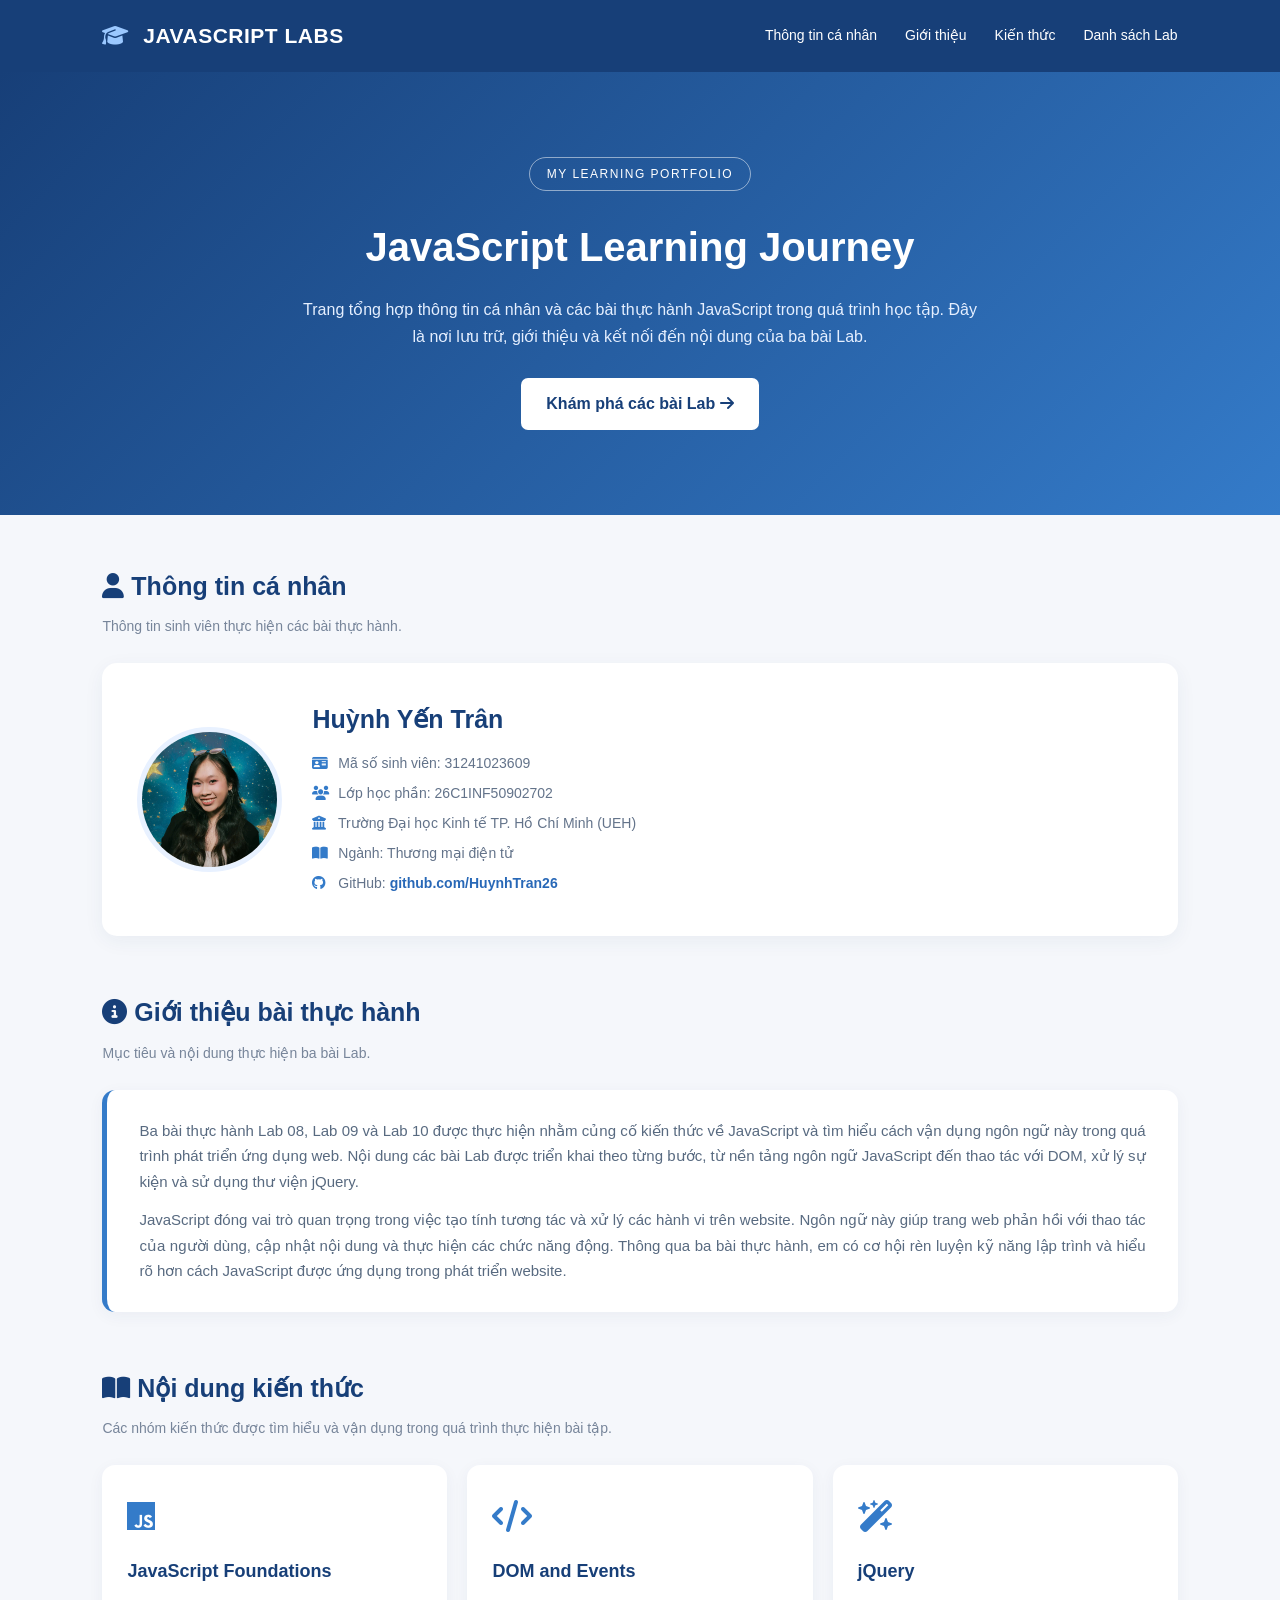
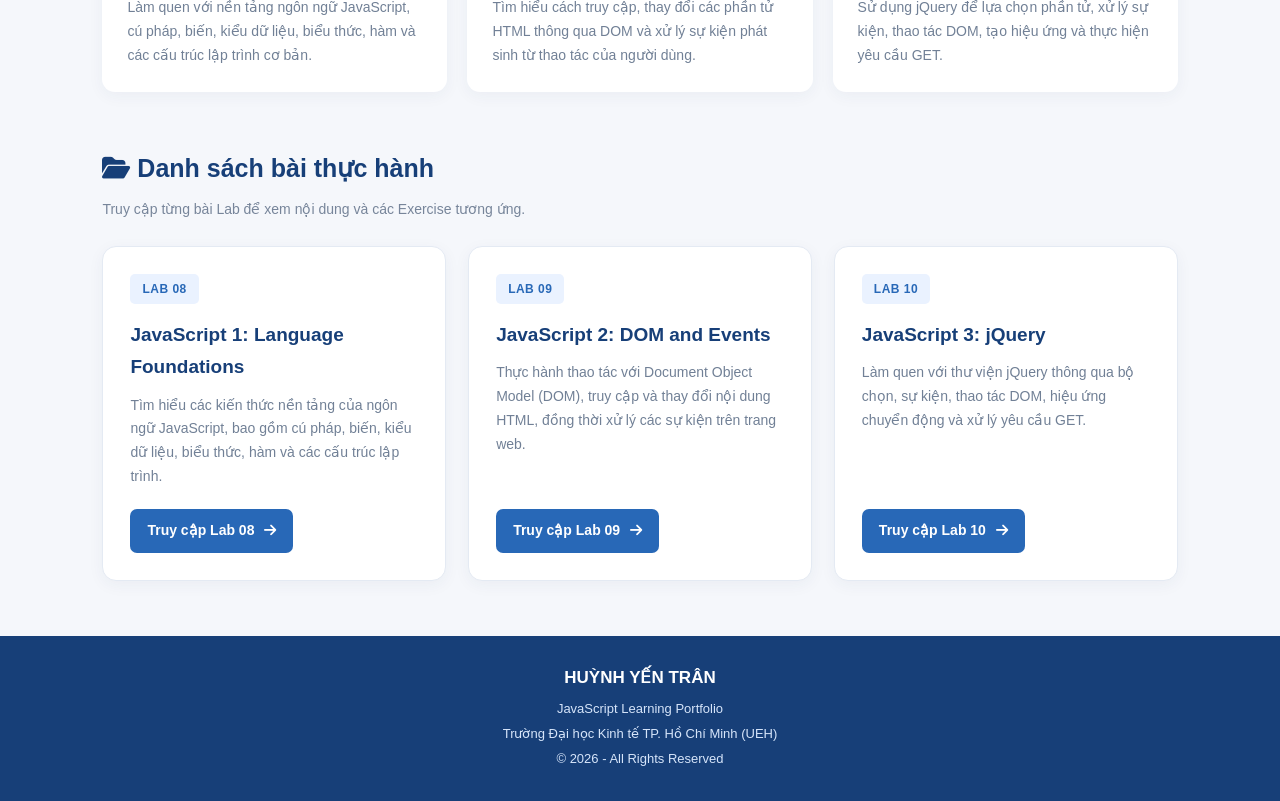
<file: index.html>
<!DOCTYPE html>
<html lang="vi">
<head>
    <meta charset="UTF-8">
    <meta name="viewport" content="width=device-width, initial-scale=1.0">

    <title>JavaScript Labs - Huỳnh Yến Trân</title>

    <meta http-equiv="refresh"
          content="0; url=JavaScript-Labs/index.html">

    <script>
        window.location.replace("JavaScript-Labs/index.html");
    </script>
</head>

<body>
    <p>
        Đang chuyển đến trang JavaScript Labs...
    </p>

    <p>
        Nếu trình duyệt không tự chuyển,
        <a href="JavaScript-Labs/index.html">
            nhấn vào đây để tiếp tục.
        </a>
    </p>
</body>
</html>
</file>
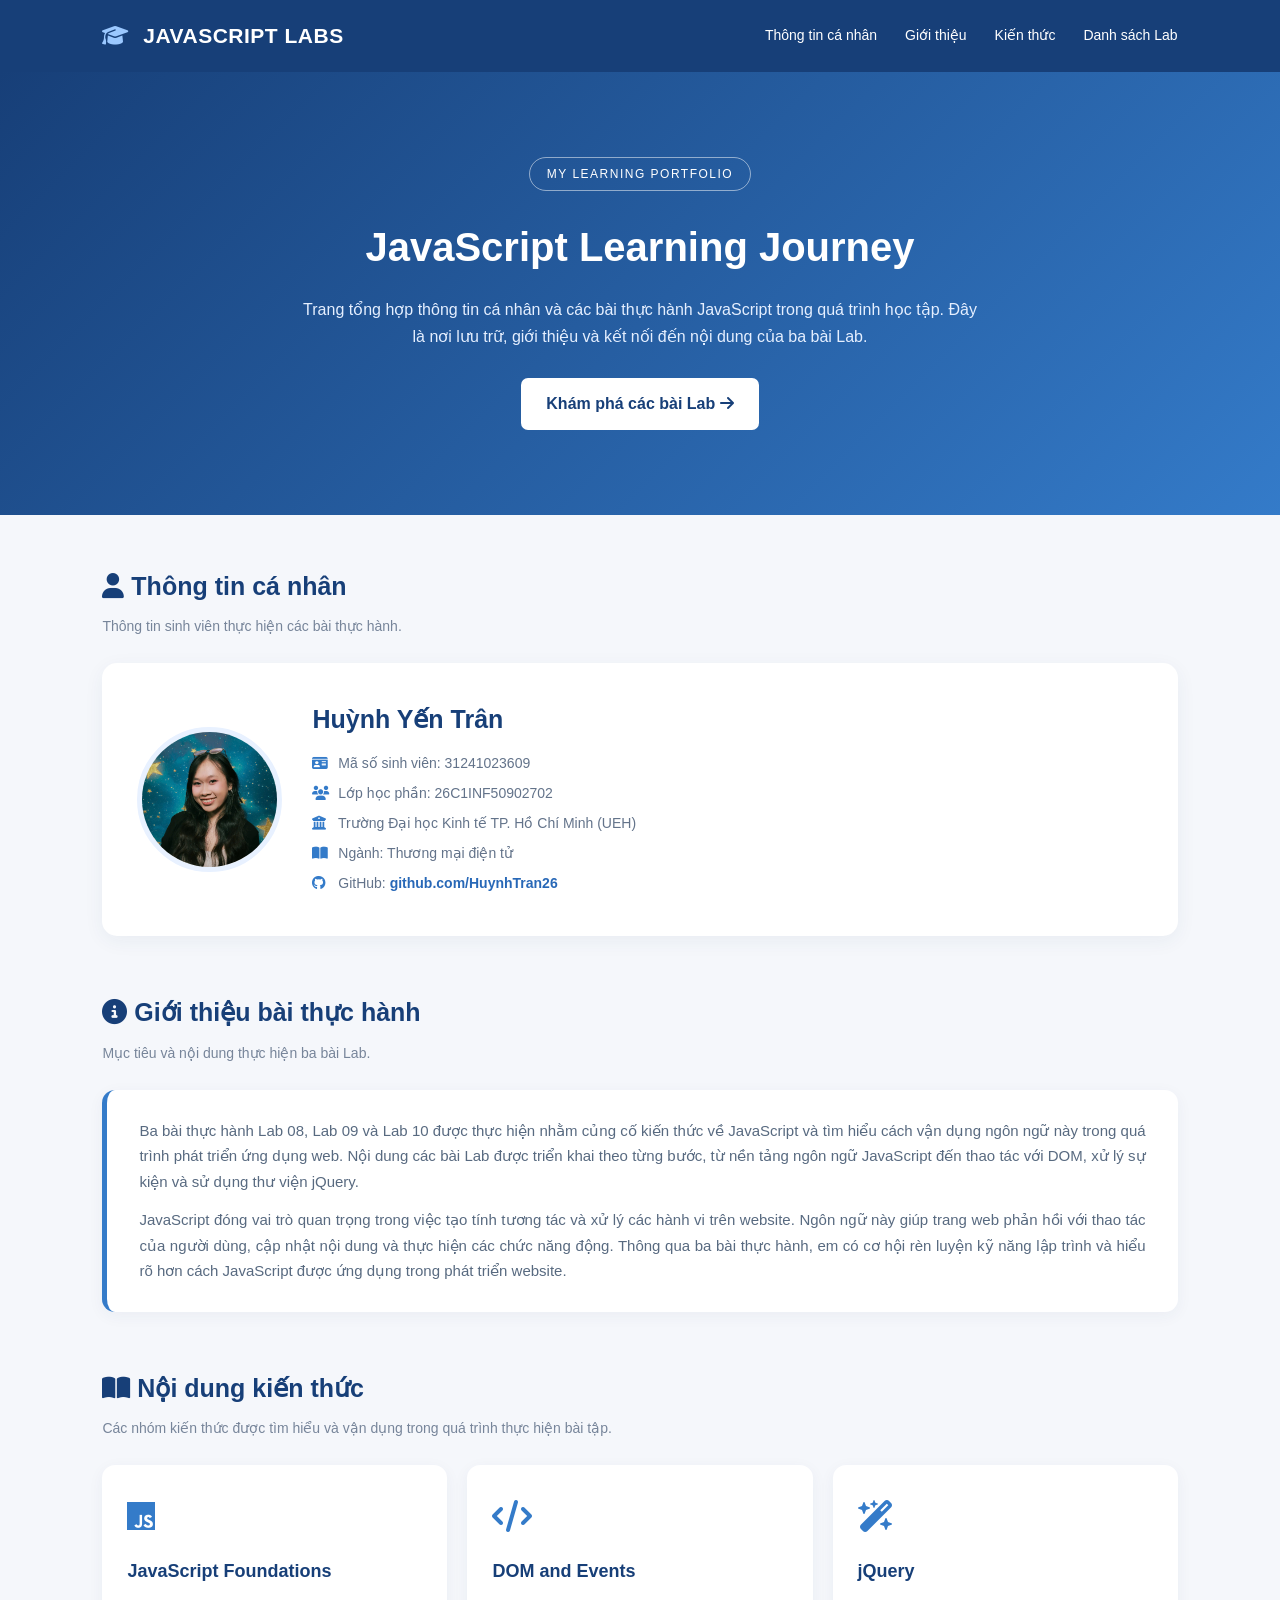
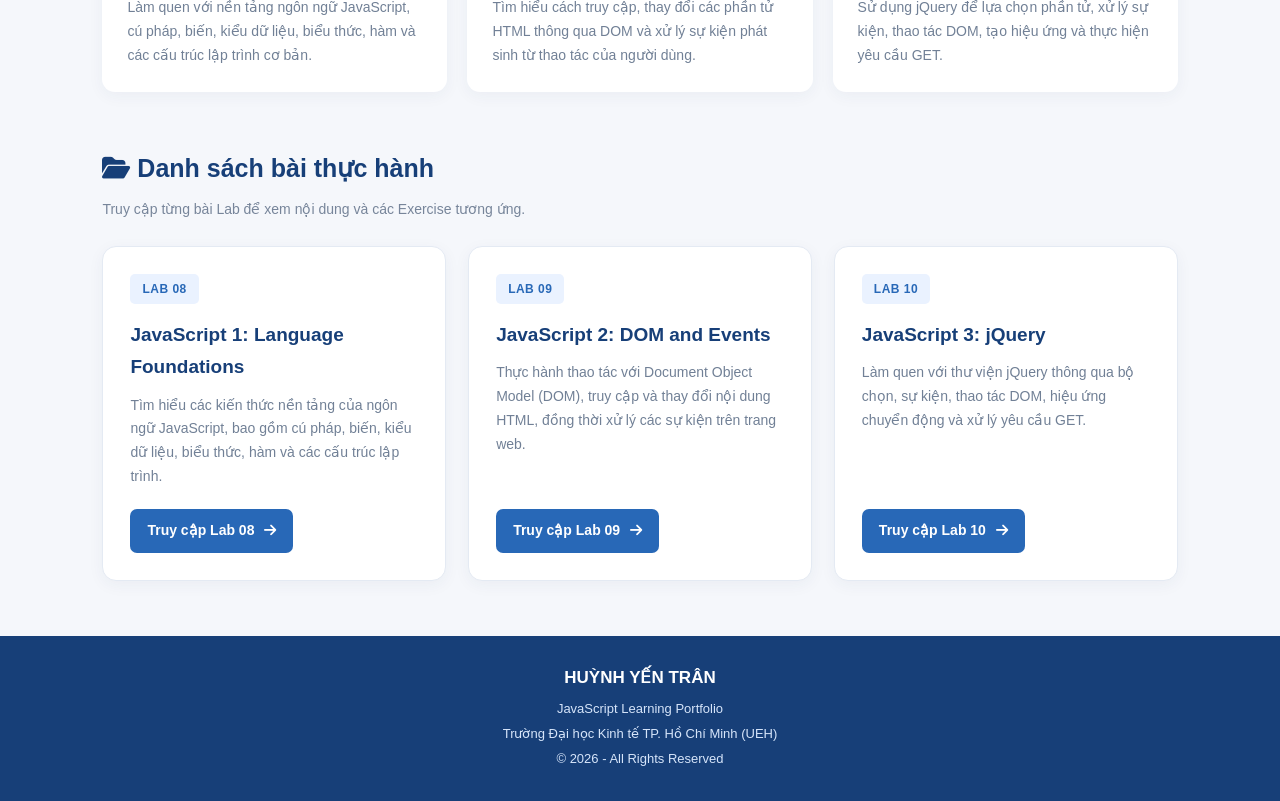
<file: JavaScript-Labs/index.html>
<!DOCTYPE html>
<html lang="vi">
<head>
    <meta charset="UTF-8">
    <meta name="viewport" content="width=device-width, initial-scale=1.0">

    <title>JavaScript Labs | Huỳnh Yến Trân</title>

    <!-- Font Awesome -->
    <link rel="stylesheet"
        href="https://cdnjs.cloudflare.com/ajax/libs/font-awesome/6.5.1/css/all.min.css">

    <style>
        /* GENERAL */
        * {
            margin: 0;
            padding: 0;
            box-sizing: border-box;
            scroll-behavior: smooth;
        }

        body {
            font-family: Arial, sans-serif;
            background: #f5f7fb;
            color: #26364a;
            line-height: 1.7;
        }

        a {
            text-decoration: none;
        }

        /* HEADER */
        header {
            background: #173f78;
            color: white;
            padding: 18px 8%;
            display: flex;
            justify-content: space-between;
            align-items: center;
            flex-wrap: wrap;
            gap: 15px;
        }

        .logo {
            font-size: 21px;
            font-weight: bold;
            letter-spacing: 0.5px;
        }

        .logo i {
            color: #9bc8ff;
            margin-right: 8px;
        }

        nav {
            display: flex;
            gap: 28px;
            flex-wrap: wrap;
        }

        nav a {
            color: white;
            font-size: 14px;
            transition: 0.3s;
        }

        nav a:hover {
            color: #9bc8ff;
        }

        /* HERO */
        .hero {
            background: linear-gradient(135deg, #173f78, #347bc9);
            color: white;
            text-align: center;
            padding: 85px 8%;
        }

        .hero-label {
            display: inline-block;
            padding: 6px 17px;
            border: 1px solid rgba(255,255,255,0.5);
            border-radius: 30px;
            font-size: 12px;
            letter-spacing: 1.5px;
            margin-bottom: 22px;
        }

        .hero h1 {
            font-size: 40px;
            margin-bottom: 15px;
        }

        .hero p {
            max-width: 680px;
            margin: auto;
            color: #e5efff;
            font-size: 16px;
        }

        .hero-button {
            display: inline-block;
            margin-top: 28px;
            padding: 12px 25px;
            background: white;
            color: #173f78;
            border-radius: 7px;
            font-weight: bold;
            transition: 0.3s;
        }

        .hero-button:hover {
            background: #e4efff;
            transform: translateY(-3px);
        }

        /* MAIN CONTAINER */
        .container {
            width: 84%;
            max-width: 1100px;
            margin: 50px auto;
        }

        .section {
            margin-bottom: 55px;
            scroll-margin-top: 25px;
        }

        .section-heading {
            color: #173f78;
            font-size: 25px;
            margin-bottom: 8px;
        }

        .section-description {
            color: #77859a;
            font-size: 14px;
            margin-bottom: 24px;
        }

        /* PERSONAL INFORMATION */
        .profile-card {
            background: white;
            padding: 35px;
            border-radius: 15px;
            display: flex;
            align-items: center;
            gap: 30px;
            box-shadow: 0 5px 20px rgba(30, 60, 100, 0.06);
        }

        .avatar {
            width: 145px;
            height: 145px;
            min-width: 145px;
            border-radius: 50%;
            object-fit: cover;
            border: 5px solid #e8f1ff;
        }

        .profile-content h3 {
            color: #173f78;
            font-size: 25px;
            margin-bottom: 12px;
        }

        .profile-content p {
            color: #63738a;
            font-size: 14px;
            margin: 6px 0;
        }

        .profile-content i {
            color: #347bc9;
            width: 22px;
        }

        .github-link {
            color: #2868b7;
            font-weight: bold;
        }

        .github-link:hover {
            text-decoration: underline;
        }

        /* INTRODUCTION */
        .intro-card {
            background: white;
            padding: 28px 32px;
            border-radius: 13px;
            border-left: 5px solid #347bc9;
            box-shadow: 0 4px 16px rgba(30, 60, 100, 0.05);
        }

        .intro-card p {
            color: #586a80;
            font-size: 15px;
            text-align: justify;
            margin-bottom: 13px;
        }

        .intro-card p:last-child {
            margin-bottom: 0;
        }

        /* LEARNING CONTENT */
        .knowledge-grid {
            display: grid;
            grid-template-columns: repeat(3, 1fr);
            gap: 20px;
        }

        .knowledge-card {
            background: white;
            padding: 25px;
            border-radius: 13px;
            box-shadow: 0 4px 16px rgba(30, 60, 100, 0.05);
            transition: 0.3s;
        }

        .knowledge-card:hover {
            transform: translateY(-5px);
        }

        .knowledge-card .icon {
            font-size: 32px;
            color: #347bc9;
            margin-bottom: 12px;
        }

        .knowledge-card h3 {
            color: #173f78;
            font-size: 18px;
            margin-bottom: 9px;
        }

        .knowledge-card p {
            color: #718096;
            font-size: 14px;
        }

        /* LAB CARDS */
        .lab-grid {
            display: grid;
            grid-template-columns: repeat(3, 1fr);
            gap: 22px;
        }

        .lab-card {
            background: white;
            padding: 27px;
            border-radius: 14px;
            border: 1px solid #e4eaf3;
            box-shadow: 0 4px 16px rgba(30, 60, 100, 0.05);
            transition: 0.3s;
            display: flex;
            flex-direction: column;
        }

        .lab-card:hover {
            transform: translateY(-6px);
            box-shadow: 0 10px 25px rgba(30, 60, 100, 0.1);
        }

        .lab-number {
            display: inline-block;
            width: fit-content;
            padding: 5px 12px;
            background: #eaf2ff;
            color: #2868b7;
            border-radius: 5px;
            font-size: 12px;
            font-weight: bold;
            letter-spacing: 0.5px;
            margin-bottom: 15px;
        }

        .lab-card h3 {
            color: #173f78;
            font-size: 19px;
            margin-bottom: 10px;
        }

        .lab-card p {
            color: #718096;
            font-size: 14px;
            margin-bottom: 20px;
            flex-grow: 1;
        }

        .lab-button {
            display: inline-block;
            width: fit-content;
            padding: 10px 17px;
            background: #2868b7;
            color: white;
            border-radius: 7px;
            font-size: 14px;
            font-weight: bold;
            transition: 0.3s;
        }

        .lab-button:hover {
            background: #173f78;
        }

        .lab-button i {
            margin-left: 6px;
        }

        /* FOOTER */
        footer {
            background: #173f78;
            color: white;
            text-align: center;
            padding: 28px 15px;
        }

        footer h3 {
            font-size: 17px;
            margin-bottom: 5px;
        }

        footer p {
            color: #d6e5fa;
            font-size: 13px;
            margin: 3px 0;
        }

        /* RESPONSIVE */
        @media (max-width: 768px) {
            header {
                flex-direction: column;
                text-align: center;
            }

            nav {
                justify-content: center;
                gap: 17px;
            }

            .hero {
                padding: 60px 6%;
            }

            .hero h1 {
                font-size: 29px;
            }

            .container {
                width: 90%;
            }

            .profile-card {
                flex-direction: column;
                text-align: center;
                padding: 28px 20px;
            }

            .knowledge-grid,
            .lab-grid {
                grid-template-columns: 1fr;
            }

            .intro-card {
                padding: 22px;
            }
        }
    </style>
</head>

<body>

    <!-- HEADER -->
    <header>
        <div class="logo">
            <i class="fa-solid fa-graduation-cap"></i>
            JAVASCRIPT LABS
        </div>

        <nav>
            <a href="#about">Thông tin cá nhân</a>
            <a href="#introduction">Giới thiệu</a>
            <a href="#knowledge">Kiến thức</a>
            <a href="#labs">Danh sách Lab</a>
        </nav>
    </header>

    <!-- HERO -->
    <section class="hero">
        <span class="hero-label">MY LEARNING PORTFOLIO</span>

        <h1>JavaScript Learning Journey</h1>

        <p>
            Trang tổng hợp thông tin cá nhân và các bài thực hành
            JavaScript trong quá trình học tập. Đây là nơi lưu trữ,
            giới thiệu và kết nối đến nội dung của ba bài Lab.
        </p>

        <a href="#labs" class="hero-button">
            Khám phá các bài Lab
            <i class="fa-solid fa-arrow-right"></i>
        </a>
    </section>

    <main class="container">

        <!-- PERSONAL INFORMATION -->
        <section class="section" id="about">

            <h2 class="section-heading">
                <i class="fa-solid fa-user"></i>
                Thông tin cá nhân
            </h2>

            <p class="section-description">
                Thông tin sinh viên thực hiện các bài thực hành.
            </p>

            <div class="profile-card">

                <img src="images/avatar.jpg"
                     alt="Ảnh đại diện Huỳnh Yến Trân"
                     class="avatar">

                <div class="profile-content">

                    <h3>Huỳnh Yến Trân</h3>

                    <p>
                        <i class="fa-solid fa-id-card"></i>
                        Mã số sinh viên: 31241023609
                    </p>

                    <p>
                        <i class="fa-solid fa-users"></i>
                        Lớp học phần: 26C1INF50902702
                    </p>

                    <p>
                        <i class="fa-solid fa-building-columns"></i>
                        Trường Đại học Kinh tế TP. Hồ Chí Minh (UEH)
                    </p>

                    <p>
                        <i class="fa-solid fa-book-open"></i>
                        Ngành: Thương mại điện tử
                    </p>

                    <p>
                        <i class="fa-brands fa-github"></i>
                        GitHub:
                        <a class="github-link"
                           href="https://github.com/HuynhTran26"
                           target="_blank"
                           rel="noopener noreferrer">
                            github.com/HuynhTran26
                        </a>
                    </p>

                </div>
            </div>
        </section>

        <!-- INTRODUCTION -->
        <section class="section" id="introduction">

            <h2 class="section-heading">
                <i class="fa-solid fa-circle-info"></i>
                Giới thiệu bài thực hành
            </h2>

            <p class="section-description">
                Mục tiêu và nội dung thực hiện ba bài Lab.
            </p>

            <div class="intro-card">

                <p>
                    Ba bài thực hành Lab 08, Lab 09 và Lab 10 được thực hiện
                    nhằm củng cố kiến thức về JavaScript và tìm hiểu cách
                    vận dụng ngôn ngữ này trong quá trình phát triển ứng dụng web.
                    Nội dung các bài Lab được triển khai theo từng bước,
                    từ nền tảng ngôn ngữ JavaScript đến thao tác với DOM,
                    xử lý sự kiện và sử dụng thư viện jQuery.
                </p>

                <p>
                    JavaScript đóng vai trò quan trọng trong việc tạo tính
                    tương tác và xử lý các hành vi trên website. Ngôn ngữ này
                    giúp trang web phản hồi với thao tác của người dùng,
                    cập nhật nội dung và thực hiện các chức năng động.
                    Thông qua ba bài thực hành, em có cơ hội rèn luyện kỹ năng
                    lập trình và hiểu rõ hơn cách JavaScript được ứng dụng
                    trong phát triển website.
                </p>

            </div>
        </section>

        <!-- LEARNING CONTENT -->
        <section class="section" id="knowledge">

            <h2 class="section-heading">
                <i class="fa-solid fa-book-open"></i>
                Nội dung kiến thức
            </h2>

            <p class="section-description">
                Các nhóm kiến thức được tìm hiểu và vận dụng trong quá trình
                thực hiện bài tập.
            </p>

            <div class="knowledge-grid">

                <div class="knowledge-card">
                    <div class="icon">
                        <i class="fa-brands fa-js"></i>
                    </div>

                    <h3>JavaScript Foundations</h3>

                    <p>
                        Làm quen với nền tảng ngôn ngữ JavaScript,
                        cú pháp, biến, kiểu dữ liệu, biểu thức,
                        hàm và các cấu trúc lập trình cơ bản.
                    </p>
                </div>

                <div class="knowledge-card">
                    <div class="icon">
                        <i class="fa-solid fa-code"></i>
                    </div>

                    <h3>DOM and Events</h3>

                    <p>
                        Tìm hiểu cách truy cập, thay đổi các phần tử
                        HTML thông qua DOM và xử lý sự kiện phát sinh
                        từ thao tác của người dùng.
                    </p>
                </div>

                <div class="knowledge-card">
                    <div class="icon">
                        <i class="fa-solid fa-wand-magic-sparkles"></i>
                    </div>

                    <h3>jQuery</h3>

                    <p>
                        Sử dụng jQuery để lựa chọn phần tử,
                        xử lý sự kiện, thao tác DOM, tạo hiệu ứng
                        và thực hiện yêu cầu GET.
                    </p>
                </div>

            </div>
        </section>

        <!-- LAB LIST -->
        <section class="section" id="labs">

            <h2 class="section-heading">
                <i class="fa-solid fa-folder-open"></i>
                Danh sách bài thực hành
            </h2>

            <p class="section-description">
                Truy cập từng bài Lab để xem nội dung và các Exercise
                tương ứng.
            </p>

            <div class="lab-grid">

                <!-- LAB 08 -->
                <div class="lab-card">

                    <span class="lab-number">LAB 08</span>

                    <h3>JavaScript 1: Language Foundations</h3>

                    <p>
                        Tìm hiểu các kiến thức nền tảng của ngôn ngữ
                        JavaScript, bao gồm cú pháp, biến, kiểu dữ liệu,
                        biểu thức, hàm và các cấu trúc lập trình.
                    </p>

                    <a href="LAB%208/" class="lab-button">
                        Truy cập Lab 08
                        <i class="fa-solid fa-arrow-right"></i>
                    </a>

                </div>

                <!-- LAB 09 -->
                <div class="lab-card">

                    <span class="lab-number">LAB 09</span>

                    <h3>JavaScript 2: DOM and Events</h3>

                    <p>
                        Thực hành thao tác với Document Object Model (DOM),
                        truy cập và thay đổi nội dung HTML,
                        đồng thời xử lý các sự kiện trên trang web.
                    </p>

                    <a href="LAB%209/" class="lab-button">
                        Truy cập Lab 09
                        <i class="fa-solid fa-arrow-right"></i>
                    </a>

                </div>

                <!-- LAB 10 -->
                <div class="lab-card">

                    <span class="lab-number">LAB 10</span>

                    <h3>JavaScript 3: jQuery</h3>

                    <p>
                        Làm quen với thư viện jQuery thông qua bộ chọn,
                        sự kiện, thao tác DOM, hiệu ứng chuyển động
                        và xử lý yêu cầu GET.
                    </p>

                    <a href="LAB%2010/" class="lab-button">
                        Truy cập Lab 10
                        <i class="fa-solid fa-arrow-right"></i>
                    </a>

                </div>

            </div>
        </section>

    </main>

    <!-- FOOTER -->
    <footer>
        <h3>HUỲNH YẾN TRÂN</h3>

        <p>JavaScript Learning Portfolio</p>

        <p>Trường Đại học Kinh tế TP. Hồ Chí Minh (UEH)</p>

        <p>© 2026 - All Rights Reserved</p>
    </footer>

</body>
</html>
</file>
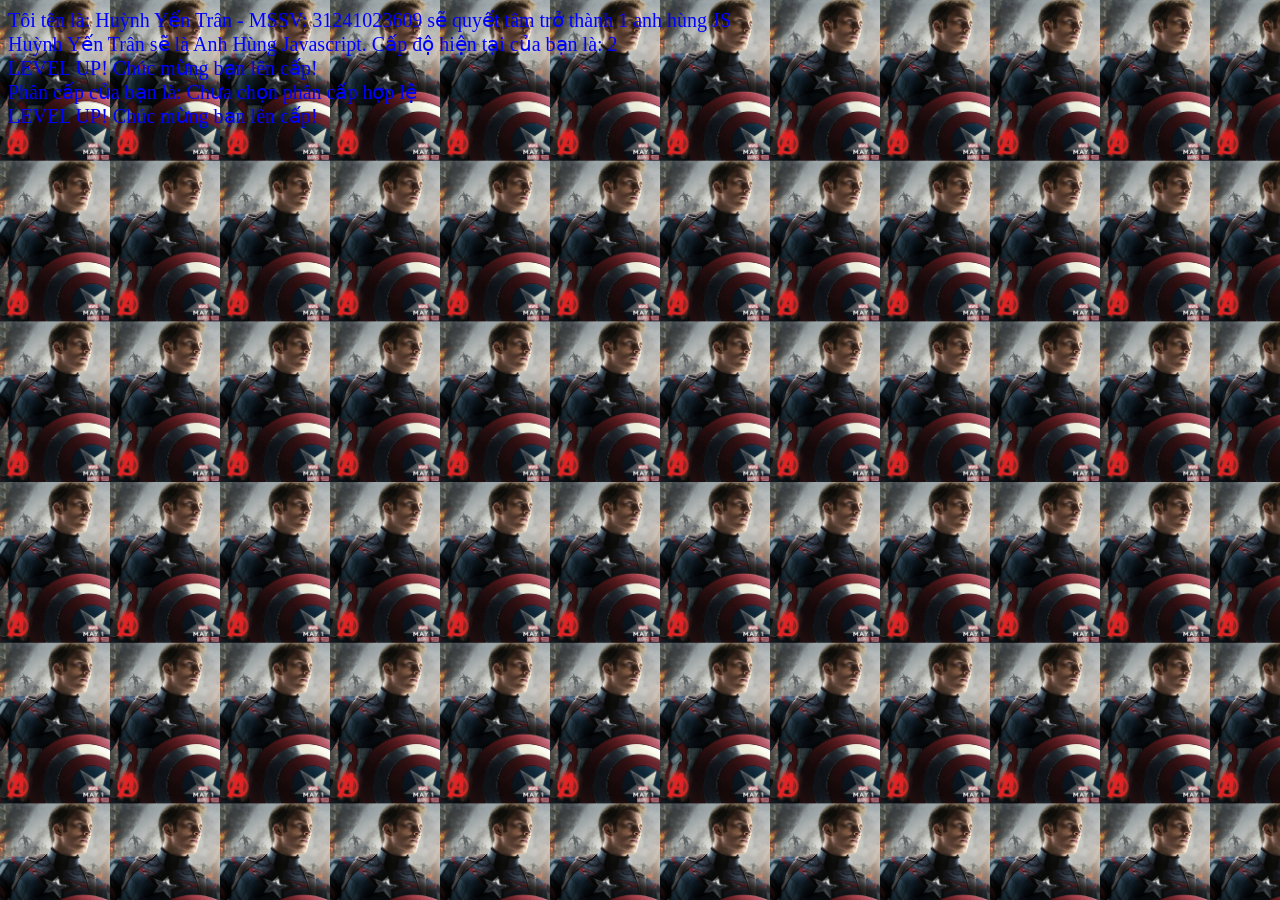
<file: anhhung.html>
<!DOCTYPE html>
<html>
<head>
    <meta charset="utf-8" />
    <title>Anh Hùng Javascript</title>

    <style>
        body {
            background-image: url('./images.jpg');
            background-size: 110px;
            background-repeat: repeat;

            color: blue;
            font-size: 20px;
        }
    </style>
</head>

<body>

    <script src="./anhhung.js"></script>

</body>
</html>
</file>
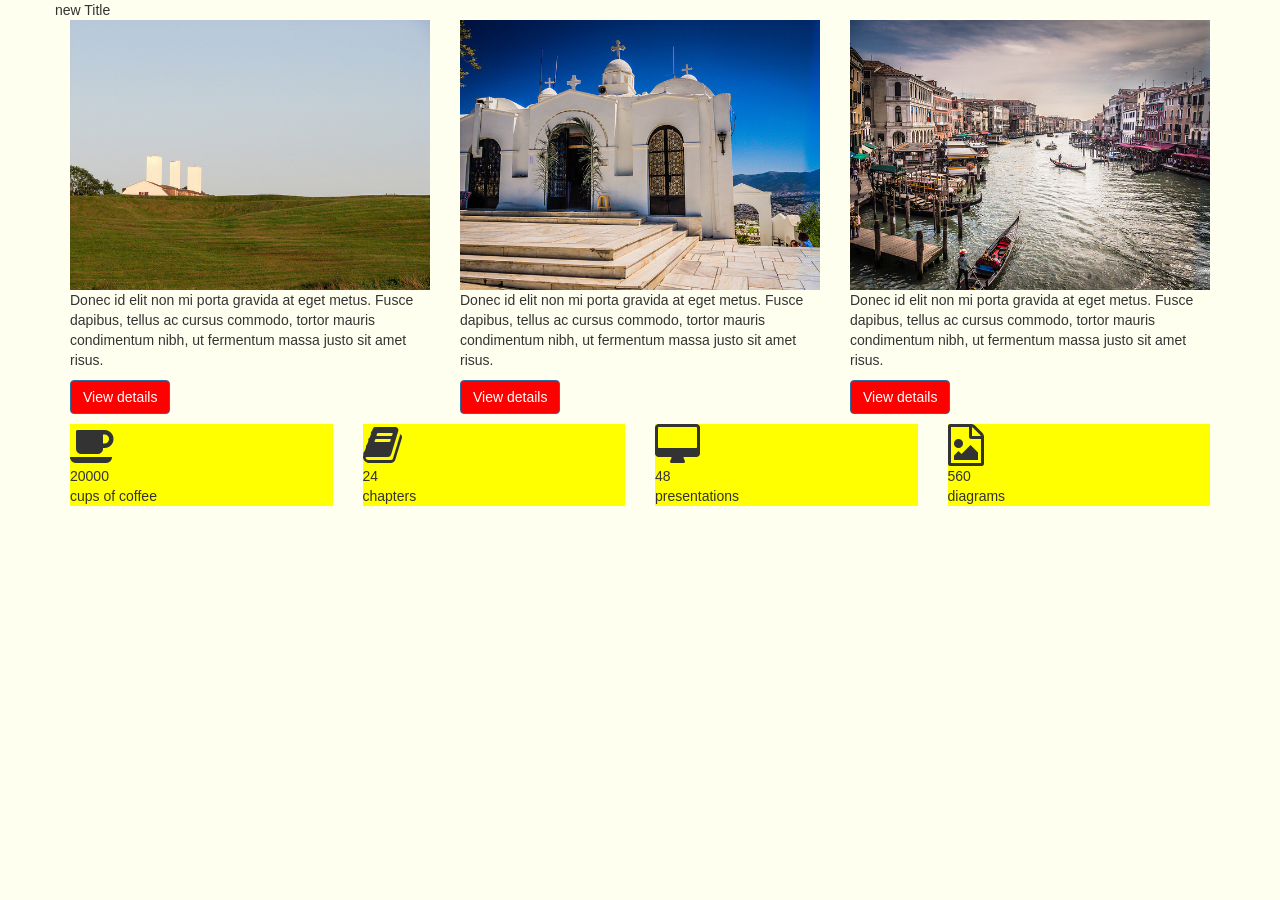
<file: JavaScript-Labs/LAB 10/lab10-walkthrough01.html>
<!DOCTYPE html>
<html>
<head>
    <meta charset="utf-8"/>  
    <title>Lab 10</title>    
      
    <link rel="stylesheet" href="https://maxcdn.bootstrapcdn.com/bootstrap/3.3.5/css/bootstrap.min.css">
    <link rel="stylesheet" href="https://maxcdn.bootstrapcdn.com/font-awesome/4.4.0/css/font-awesome.min.css">
    <link rel="stylesheet" href="css/lab10.css">
    <script src="http://code.jquery.com/jquery-3.1.1.min.js"></script>
    <script type="text/javascript">
    window.jQuery ||
        document.write('<script src="js/jquery-3.1.1.min.js"><\/script>');
</script>

</head>
<body>

<div class="container">
    <div class="row" id="first">
        <h1 id="pageTitle">DOM Example</h1>
        <p>This is a sample file to be used with DOM manipulation.</p>   
        <p><textarea class="form-control" rows="3" id="msgArea" placeholder="Messages will show up here"></textarea></p>
    </div>
    
    
    <div class="row" id="stories">
        <div class="col-md-4">
              <img src="images/5857298322.jpg" class="img-responsive">            
              <p>Donec id elit non mi porta gravida at eget metus. Fusce dapibus, tellus ac cursus commodo, tortor mauris condimentum nibh, ut fermentum massa justo sit amet risus.  </p>
              <p><button class="btn btn-primary" type="button">View details</button></p>

        </div>
        <div class="col-md-4">
            <img src="images/8710320515.jpg" class="img-responsive">  
            <p>Donec id elit non mi porta gravida at eget metus. Fusce dapibus, tellus ac cursus commodo, tortor mauris condimentum nibh, ut fermentum massa justo sit amet risus.  </p>
            <p><button class="btn btn-primary" type="button">View details</button></p>
        </div>
        <div class="col-md-4">
            <img src="images/9494464567.jpg" class="img-responsive">  
            <p>Donec id elit non mi porta gravida at eget metus. Fusce dapibus, tellus ac cursus commodo, tortor mauris condimentum nibh, ut fermentum massa justo sit amet risus. </p>
            <p><button class="btn btn-primary" type="button">View details</button></p>
        </div>
    </div>  <!-- end stories row -->
  
  
    <div class="row" id="features">
        <ul class="list-unstyled">
            <li>
                <div class="col-md-3 ">
                    <div class="center-icons">
                        <i class="fa fa-coffee fa-3x"></i> 
                        <div class="count-number">20000</div>
                        <span class="count-title">cups of coffee</span>
                    </div>
                </div>                
            </li>
            <li>
                <div class="col-md-3 ">
                    <div class="center-icons">
                        <i class="fa fa-book fa-3x"></i> 
                        <div class="count-number">24</div>
                        <span class="count-title">chapters</span>
                    </div>
                </div>                
            </li>
            <li>
                <div class="col-md-3 ">
                    <div class="center-icons">
                        <i class="fa fa-desktop fa-3x"></i> 
                        <div class="count-number">48</div>
                        <span class="count-title">presentations</span>
                    </div>
                </div>                
            </li>
            <li>
                <div class="col-md-3 ">
                    <div class="center-icons">
                        <i class="fa fa-file-image-o fa-3x"></i> 
                        <div class="count-number">560</div>
                        <span class="count-title">diagrams</span>
                    </div>
                </div>                
            </li>                                    
        </ul>
    </div> <!-- end features row -->


</div> <!-- end container -->

    <script type="text/javascript" language="javascript" src="js/lab10-walkthrough02.js"></script>    

</body>
</html>
</file>
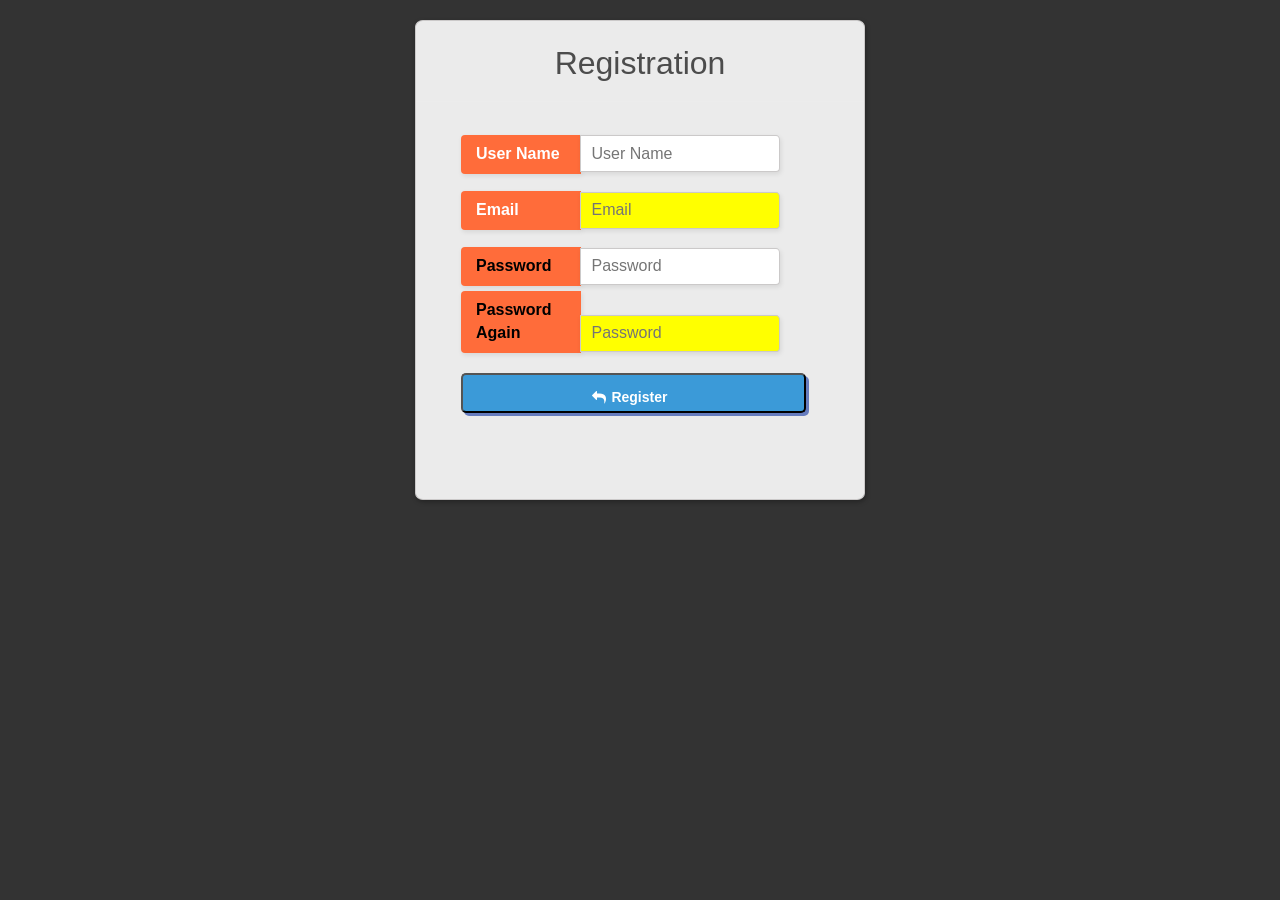
<file: JavaScript-Labs/LAB 10/lab10-walkthrough03.html>
<!DOCTYPE html>
<html>
<head>
    <meta charset="utf-8"/>  
    
    <title>Lab 10</title>    
      
    <link rel="stylesheet" href="https://maxcdn.bootstrapcdn.com/bootstrap/3.3.5/css/bootstrap.min.css">
    <link rel="stylesheet" href="https://maxcdn.bootstrapcdn.com/font-awesome/4.4.0/css/font-awesome.min.css">
    <link rel="stylesheet" href="css/lab10.css">
    
    <script src="http://code.jquery.com/jquery-3.1.0.min.js"></script>    
    
</head>
<body class="form-body">


<div class="form-box">
  <h1>Registration</h1>
  <hr>

<form method="get" action="#" name="sampleForm">
    <label class="icon" for="username">User Name</label>
    <input type="text" name="username" id="username" placeholder="User Name" />
    
    <label class="icon" for="email">Email</label>
    <input type="text" name="email" id="email" placeholder="Email" />   
    
    <label class="icon" for="pass">Password</label>
    <input type="password" name="pass1" id="pass1" placeholder="Password" />      
    
    <label class="icon" for="pass">Password Again</label>
    <input type="password" name="pass2" id="pass2" placeholder="Password" />       

    <button type="submit" ><i class="fa fa-reply fa-fw"></i> Register</button> 
</form>
<div id="errors" class="hidden"></div>

</div>
       
</body>

<script type="text/javascript" language="javascript" src="js/lab10-walkthrough03.js"></script>    
    
</html>
</file>
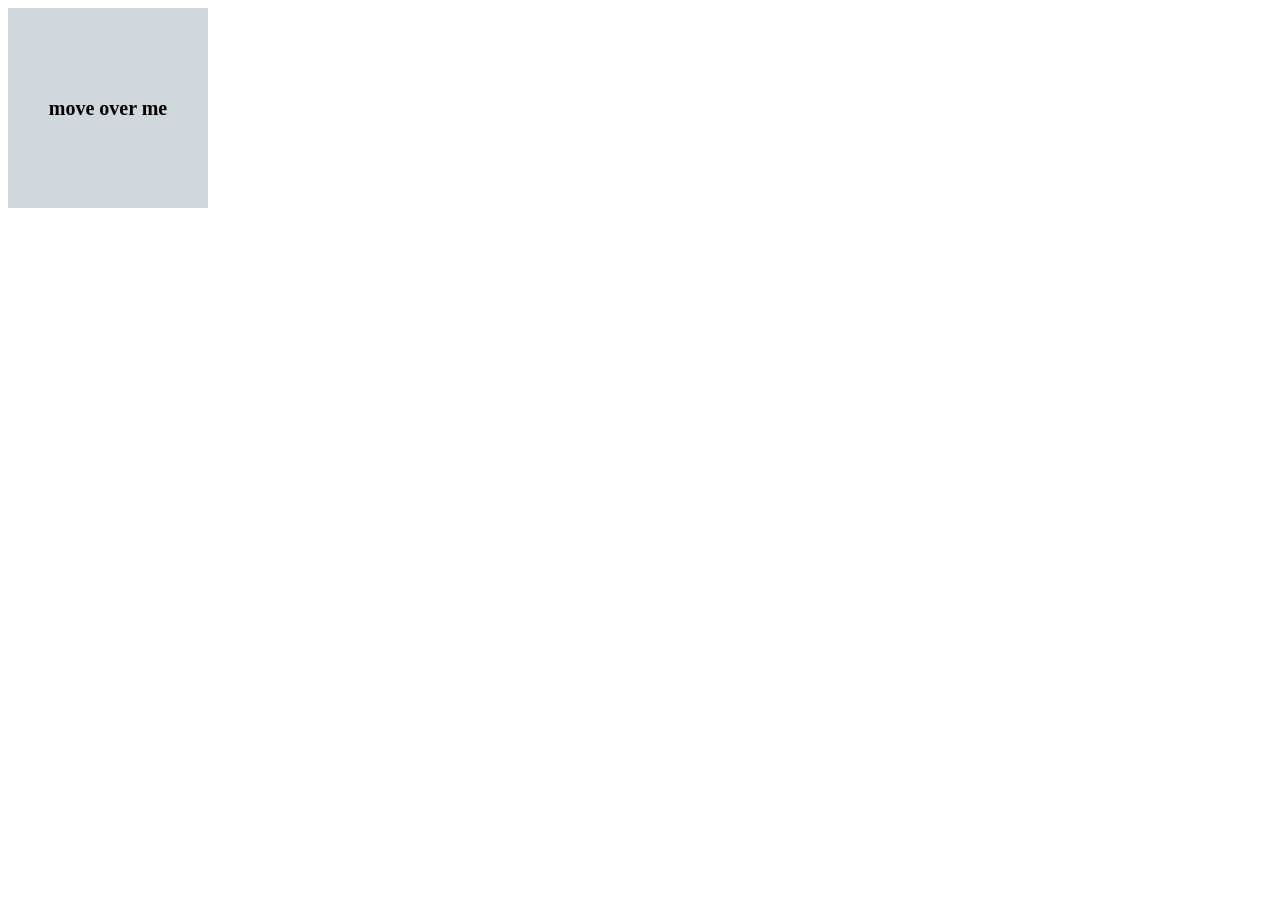
<file: JavaScript-Labs/LAB 10/lab10-walkthrough04.html>
<!DOCTYPE html>
<html>
<head>
    <meta charset="utf-8"/>      
    <title>Lab 10</title>    
    <link rel="stylesheet" href="css/lab10.css">
    
    <script src="http://code.jquery.com/jquery-3.1.0.min.js"></script>    
    
</head>
<body >


<div class="panel">move over me</div>
<span id="message"></span>
       
</body>

<script type="text/javascript" language="javascript" src="js/lab10-walkthrough04.js"></script>    
    
</html>
</file>
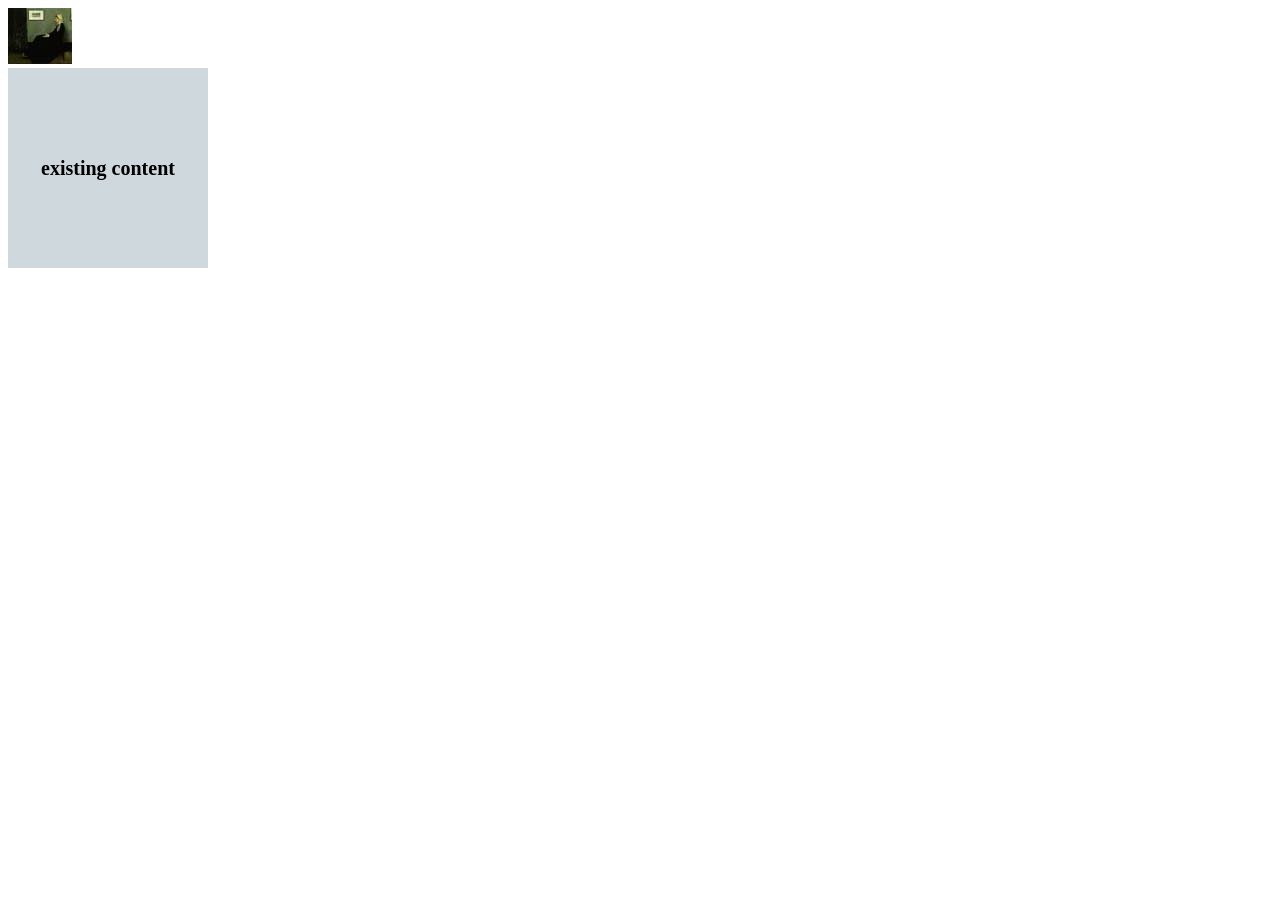
<file: JavaScript-Labs/LAB 10/lab10-walkthrough05.html>
<!DOCTYPE html>
<html>
<head>
    <meta charset="utf-8"/>      
    <title>Lab 10</title>    
    <link rel="stylesheet" href="css/lab10.css">
    
    <script src="http://code.jquery.com/jquery-3.1.0.min.js"></script>    
    <script type="text/javascript" language="javascript" src="js/lab10-walkthrough05.js"></script>      
    
</head>
<body >


<div class="panel">
    <p>existing content</p>
</div>
       
</body>
  
    
</html>
</file>
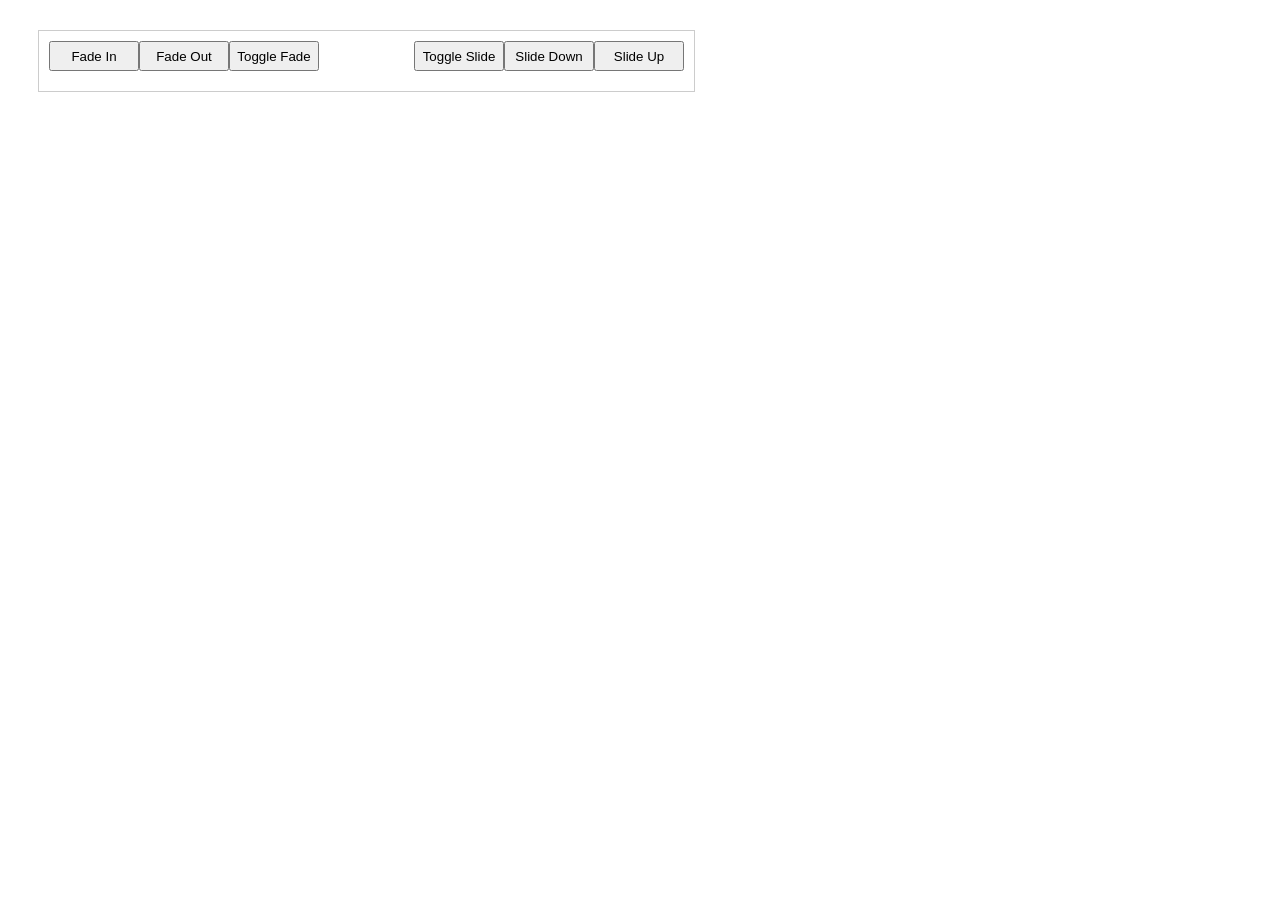
<file: JavaScript-Labs/LAB 10/lab10-walkthrough06.html>
<!DOCTYPE html>
<html>
<head>
    <meta charset="utf-8"/>      
    <title>Lab 10</title>    
    <link rel="stylesheet" href="css/effects.css">
    
    <script src="http://code.jquery.com/jquery-3.1.0.min.js"></script>    
    <script type="text/javascript" language="javascript" src="js/lab10-walkthrough06.js"></script>      
    
</head>
<body >

<main>
    <div id="commandLine">
        <button id="btnFadeIn">Fade In</button> 
        <button id="btnFadeOut">Fade Out</button> 
        <button id="btnFade">Toggle Fade</button> 
        <button id="btnSlideUp">Slide Up</button> 
        <button id="btnSlideDown">Slide Down</button>         
        <button id="btnSlide">Toggle Slide</button>
    </div>
    <figure>
        <img src="images/travel/medium/5855774224.jpg" > 
    </figure>
       
</main>
       
</body>
  
    
</html>
</file>
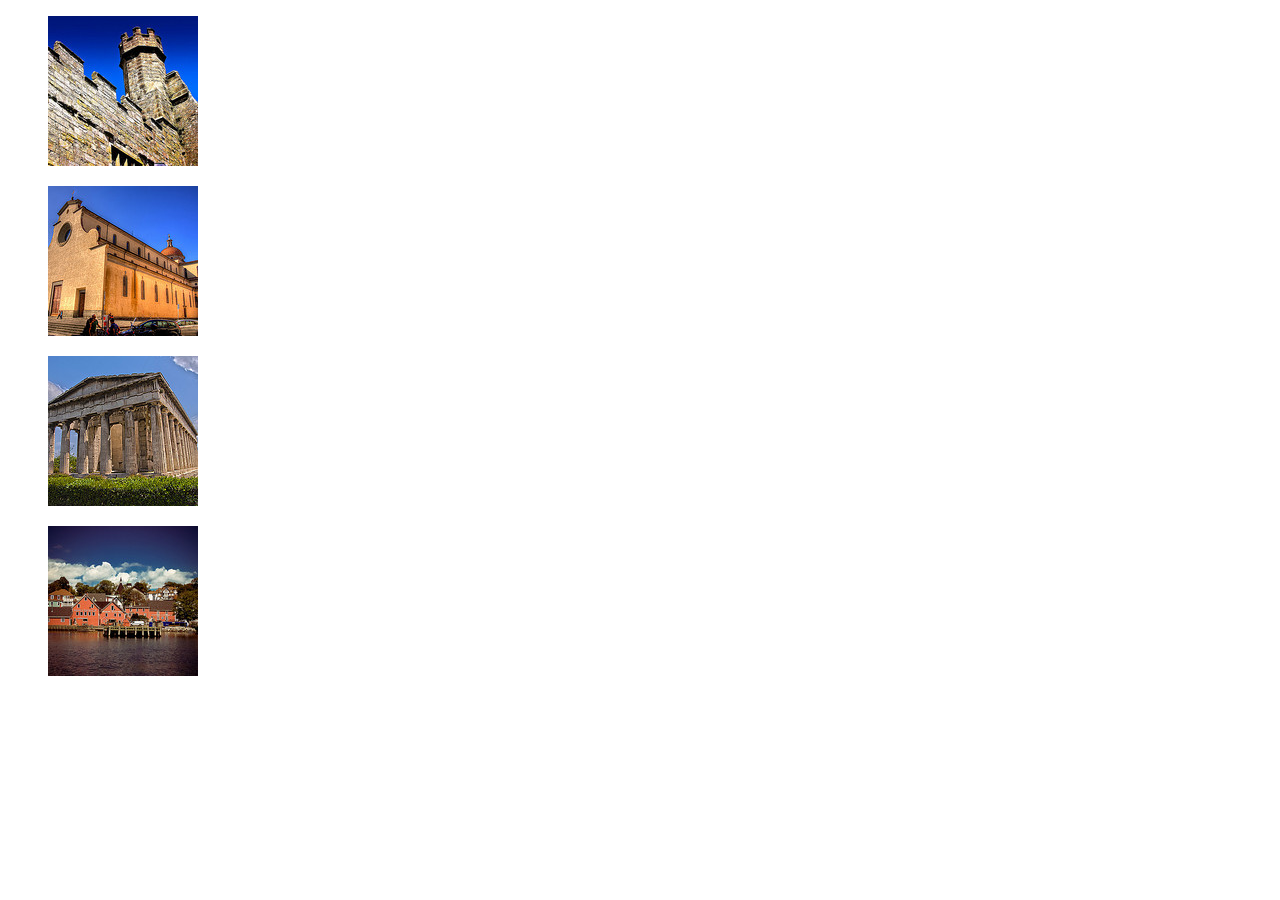
<file: JavaScript-Labs/LAB 10/lab10-walkthrough07.html>
<!DOCTYPE html>
<html>
<head>
    <meta charset="utf-8"/>      
    <title>Lab 10</title>    
    <link rel="stylesheet" href="css/popover.css">
    
    <script src="http://code.jquery.com/jquery-3.1.0.min.js"></script>    
    <script type="text/javascript" language="javascript" src="js/lab10-walkthrough07.js"></script>      
    
</head>
<body >

<main>

    <figure>
        <img src="images/travel/small/5855774224.jpg" alt="Battle, UK"> 
    </figure>
    <figure>
        <img src="images/travel/small/9504449928.jpg" alt="Florence"> 
    </figure>    
    <figure>
        <img src="images/travel/small/8711645510.jpg" alt="Athens"> 
    </figure>     
    <figure>
        <img src="images/travel/small/5856697109.jpg" alt="Lunenburg"> 
    </figure>            
       
</main>
       
</body>
  
    
</html>
</file>
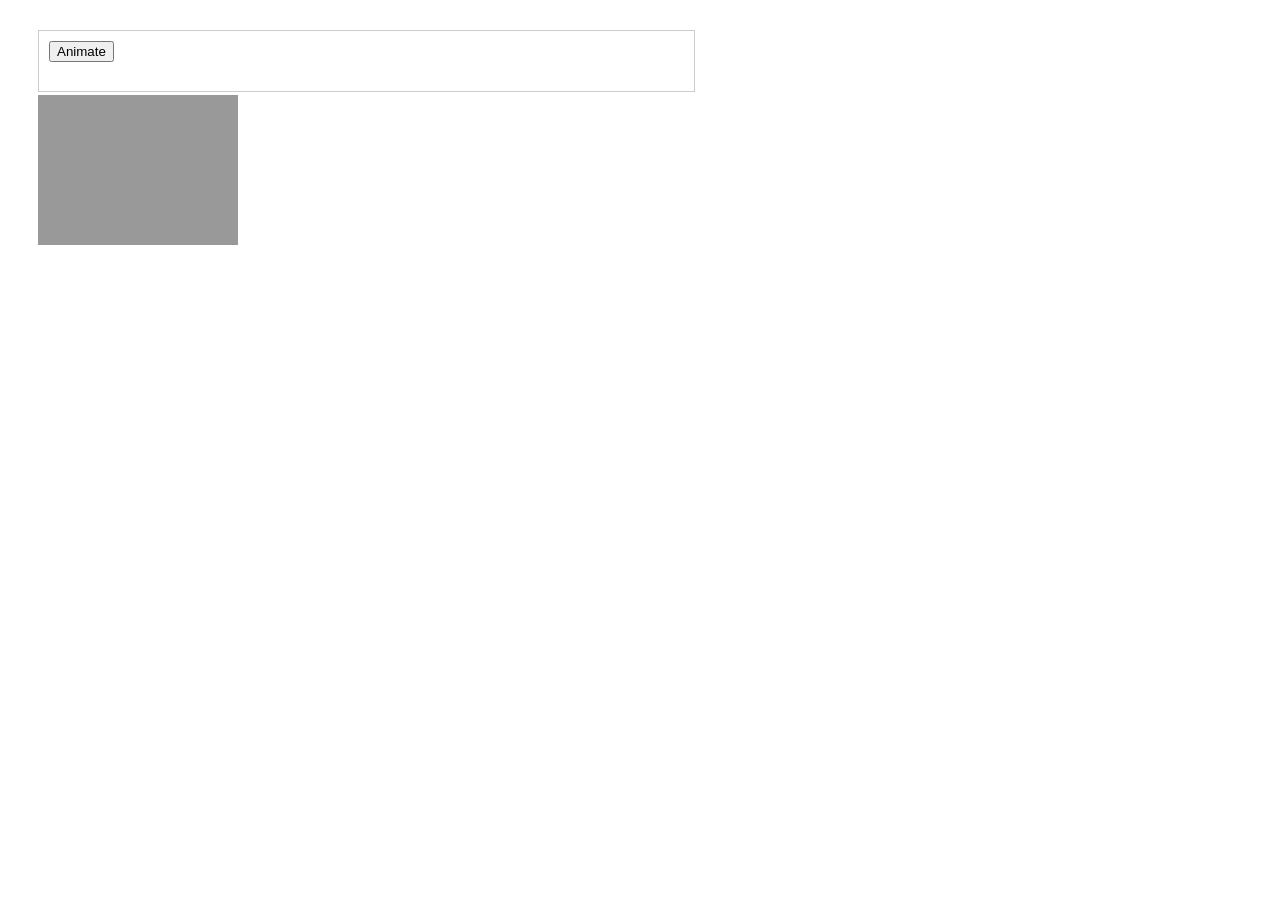
<file: JavaScript-Labs/LAB 10/lab10-walkthrough08.html>
<!DOCTYPE html>
<html>
<head>
    <meta charset="utf-8"/>      
    <title>Lab 10</title>    
    <link rel="stylesheet" href="css/effects.css">
    
    <script src="http://code.jquery.com/jquery-3.1.0.min.js"></script>    
    <script type="text/javascript" language="javascript" src="js/lab10-walkthrough08.js"></script>      
    
</head>
<body >

<main>
    <div id="commandLine"><button>Animate</button></div>   
    <div id="box"></div>  
</main>
       
</body>
  
    
</html>
</file>
<file: JavaScript-Labs/LAB 10/css/lab10.css>
/* styles for basic selector examples */

.selected {
     background-color: yellow;
}

/* styles for advanced selector example */

.form-body {
    margin: 0;
    padding: 0;
    background-color: #333;
    
  font-family: 'Arial Narrow', Candara, sans-serif;
  font-size: 16px;
  color: #4c4c4c;

}

.form-box {
  margin: 20px auto;
  width: 450px; 
  height: 480px; 
  border-radius: 8px/7px; 
  background-color: #ebebeb; 
  box-shadow: 1px 2px 5px rgba(0,0,0,.31); 
  border: solid 1px #cbc9c9;
}


.form-box form {
  margin: 0 30px;
}

.form-box h1 {
  font-size: 32px;
  font-weight: 300;
  color: #4c4c4c;
  text-align: center;
  padding-top: 5px;
  margin-bottom: 10px;
}


.form-box hr {
  color: #a9a9a9;
  opacity: 0.3;
}

input[type=text],input[type=password] {
  width: 200px; 
  height: 37px; 
  border-radius: 0px 4px 4px 0px/5px 5px 4px 4px; 
  background-color: #fff; 
  box-shadow: 1px 2px 5px rgba(0,0,0,.09); 
  border: solid 1px #cbc9c9;
  margin-left: -5px;
  margin-top: 13px; 
  padding-left: 10px;
}


label {
  display: inline-block;
  width: 120px;
  background-color: #FF6C3A;
  padding: 8px 0px 8px 15px;
  margin-left: 15px;
  border-radius: 4px 0px 0px 4px;
  color: white;
  box-shadow: 1px 2px 5px rgba(0,0,0,.09); 
  border: solid 0px #cbc9c9;
}



.form-box button {
  text-decoration: none;
  display: inline-block;
  font-size: 14px;
  font-weight: bold;
  color: white;
  padding: 8px 25px 0px 15px;
  margin: 15px 8px 20px 15px;
  height: 40px;  
  width: 345px; 
  border-radius: 5px; 
  background-color: #3b9ad8;  
  box-shadow: 3px 3px rgba(58,87,175,.75);
}

/* styles for event listener example */

.panel { width: 200px; height: 200px; background-color: #CFD8DC; font-weight: bold; font-size: 20px;
    display: flex; align-items: center; justify-content: center; } 
span#message { font-size: 20px; }
</file>
<file: JavaScript-Labs/LAB 10/css/effects.css>
main {
    margin: 30px 30px;
}
#commandLine {
    margin: 0;
    border: solid 1px #ccc; 
    padding: 10px;
    width: 635px; 
    height: 40px;
}
#btnFade, #btnFadeIn, #btnFadeOut { 
    float: left;
    width: 90px;
    height: 30px;
}
#btnSlide, #btnSlideUp, #btnSlideDown { 
    float: right;
    width: 90px;
    height: 30px;
}

main figure {
    margin: 0;
    padding: 10px;
    display: none;
}

#box {
    background-color:  black;
    opacity: 0.4;
    width: 200px;
    height: 150px;
    position: absolute;
    top: 95px;
    left: 38px;
}

#progress {
    border: 1pt solid black;
    background-color:  white;
    width: 655px;
    height: 40px;
    position: absolute;
    top: 100px;
    left: 38px;
}

#progressInside {
    background-color:  red;
    width: 1px;
    height: 38px;
    position: absolute;
    top: 1;
    left: 1;
}

#imgManipulated {
    margin: 10px;
    margin-left: 100px;
}

.sliders { width: 250px; }

#sliderBox label {
    display: block;
    width: 250px; 
    float: left;
    
}
#sliderBox p {

}
#sliderBox {
    margin: 0;
    border: solid 1px #ccc; 
    padding: 10px;
    width: 300px;  
    float: left;
    margin-right: 10px;
    background-color: white;
    font-family: "Arial Narrow",Arial,'Gill Sans', 'Gill Sans MT', sans-serif;
    font-size: 10pt;
}

.tiled {
    background-image:url(../images/stripes.jpg);
    background-repeat:repeat; 
}

/* temp tester 
#imgManipulated img {
   filter: opacity(62%) brightness(50%) contrast(50%);   
-webkit-filter: opacity(62%) brightness(50%) contrast(50%);  
}
*/
</file>
<file: JavaScript-Labs/LAB 10/css/popover.css>
#preview {
    position: absolute;
    padding: 15px 15px 0 15px;
    display: none;
    background-color: #424242;
}
#preview p {
    color: white; 
    margin-top: 3px;
    margin-bottom: 3px;
    font-size: 1.5em;
    text-align: center;
}

.gray {
     filter: grayscale(100%);
    -webkit-filter: grayscale(100%);
}
</file>
